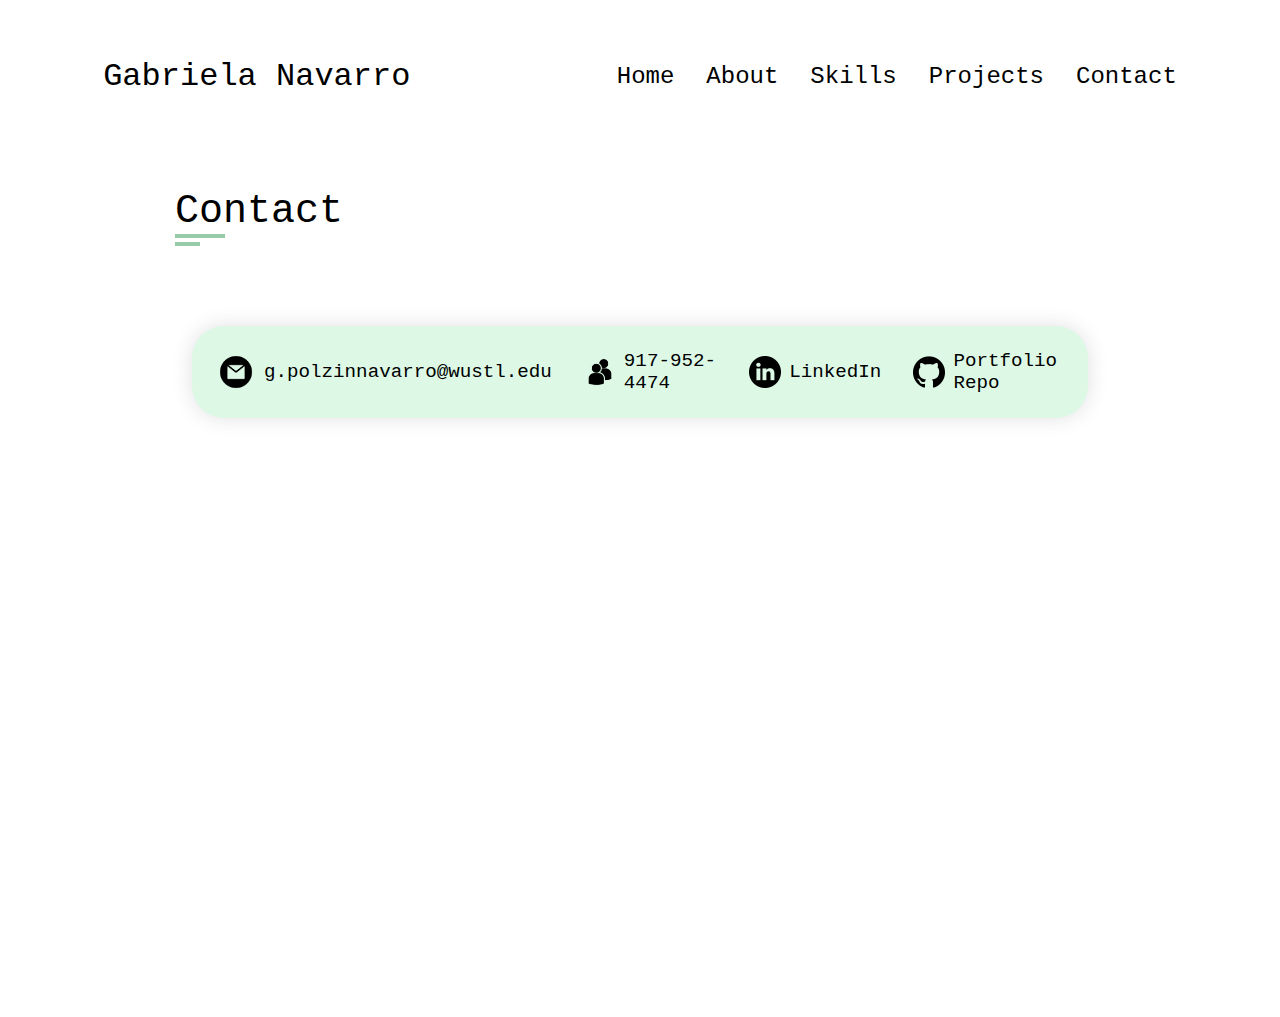
<file: contact.html>
<!DOCTYPE html>
<html lang="en">
    <head>
        <meta charset="UTF-8">
        <meta name="viewport" content="width=device-width, initial-scale=1.0">
        <title>Gabriela Navarro Portfolio</title>
        <link rel="stylesheet" href="style/style.css">
        <link rel="stylesheet" href="style/mediaqueries.css">
        <script src="script.js"></script>
    </head>
<body>
    <nav id="desktop-nav" class="desktop-nav">
        <div class="logo">Gabriela Navarro</div>
        <div>
            <ul class="nav-links">
                <li><a href="index.html">Home</a></li>
                <li><a href="about.html">About</a></li>
                <li><a href="skills.html">Skills</a></li>
                <li><a href="projects.html">Projects</a></li>
                <li><a href="contact.html">Contact</a></li>
            </ul>
        </div>
    </nav>
    <nav id="hamburger-nav">
        <div class="logo">Gabriela Navarro</div>
        <div class="hamburger-menu">
            <div class="hamburger-icon" onclick="toggleMenu()">
                <span></span>
                <span></span>
                <span></span>
            </div>
            <div class="menu-links">
                <li><a href="index.html" onclick="toggleMenu()">Home</a></li>
                <li><a href="about.html" onclick="toggleMenu()">About</a></li>
                <li><a href="projects.html" onclick="toggleMenu()">Projects</a></li>
                <li><a href="contact.html" onclick="toggleMenu()">Contact</a></li>
            </div>
        </div>
    </nav>
    <section class="about section">
        <div class="row">
            <div class="section-title">
                <h2>Contact</h2>
            </div>
        </div>
        <div class="contact-info-upper-container shadow-dark">
            <div class="contact-info-container">
                <img 
                    src="assets/email.png" 
                    alt="Email Icon" 
                    class="icon contact-icon email-icon"
                >
                <p><a href="mailto:g.polzinnavarro@wustl.edu">g.polzinnavarro@wustl.edu</a></p>
            </div>
            <div class="contact-info-container">
                <img 
                    src="assets/education.png" 
                    alt="LinkedIn Icon" 
                    class="icon contact-icon"
                >
                <p><a>917-952-4474</a></p>
            </div>
            <div class="contact-info-container">
                <img 
                    src="assets/linkedin.png" 
                    alt="Arrow Icon" 
                    class="icon contact-icon"
                >
                <p><a href='https://www.linkedin.com/in/gabriela-vanessa-polzin-navarro-51335226a/'>LinkedIn</a></p>
            </div>
            <div class="contact-info-container">
                <img 
                    src="assets/github.png" 
                    alt="Github Icon" 
                    class="icon contact-icon"
                >
                <p><a href="https://github.com/gvnpolzin/portfolio">Portfolio Repo</a></p>
            </div>
        </div>
    </section>
        
</body>
</html>
</file>
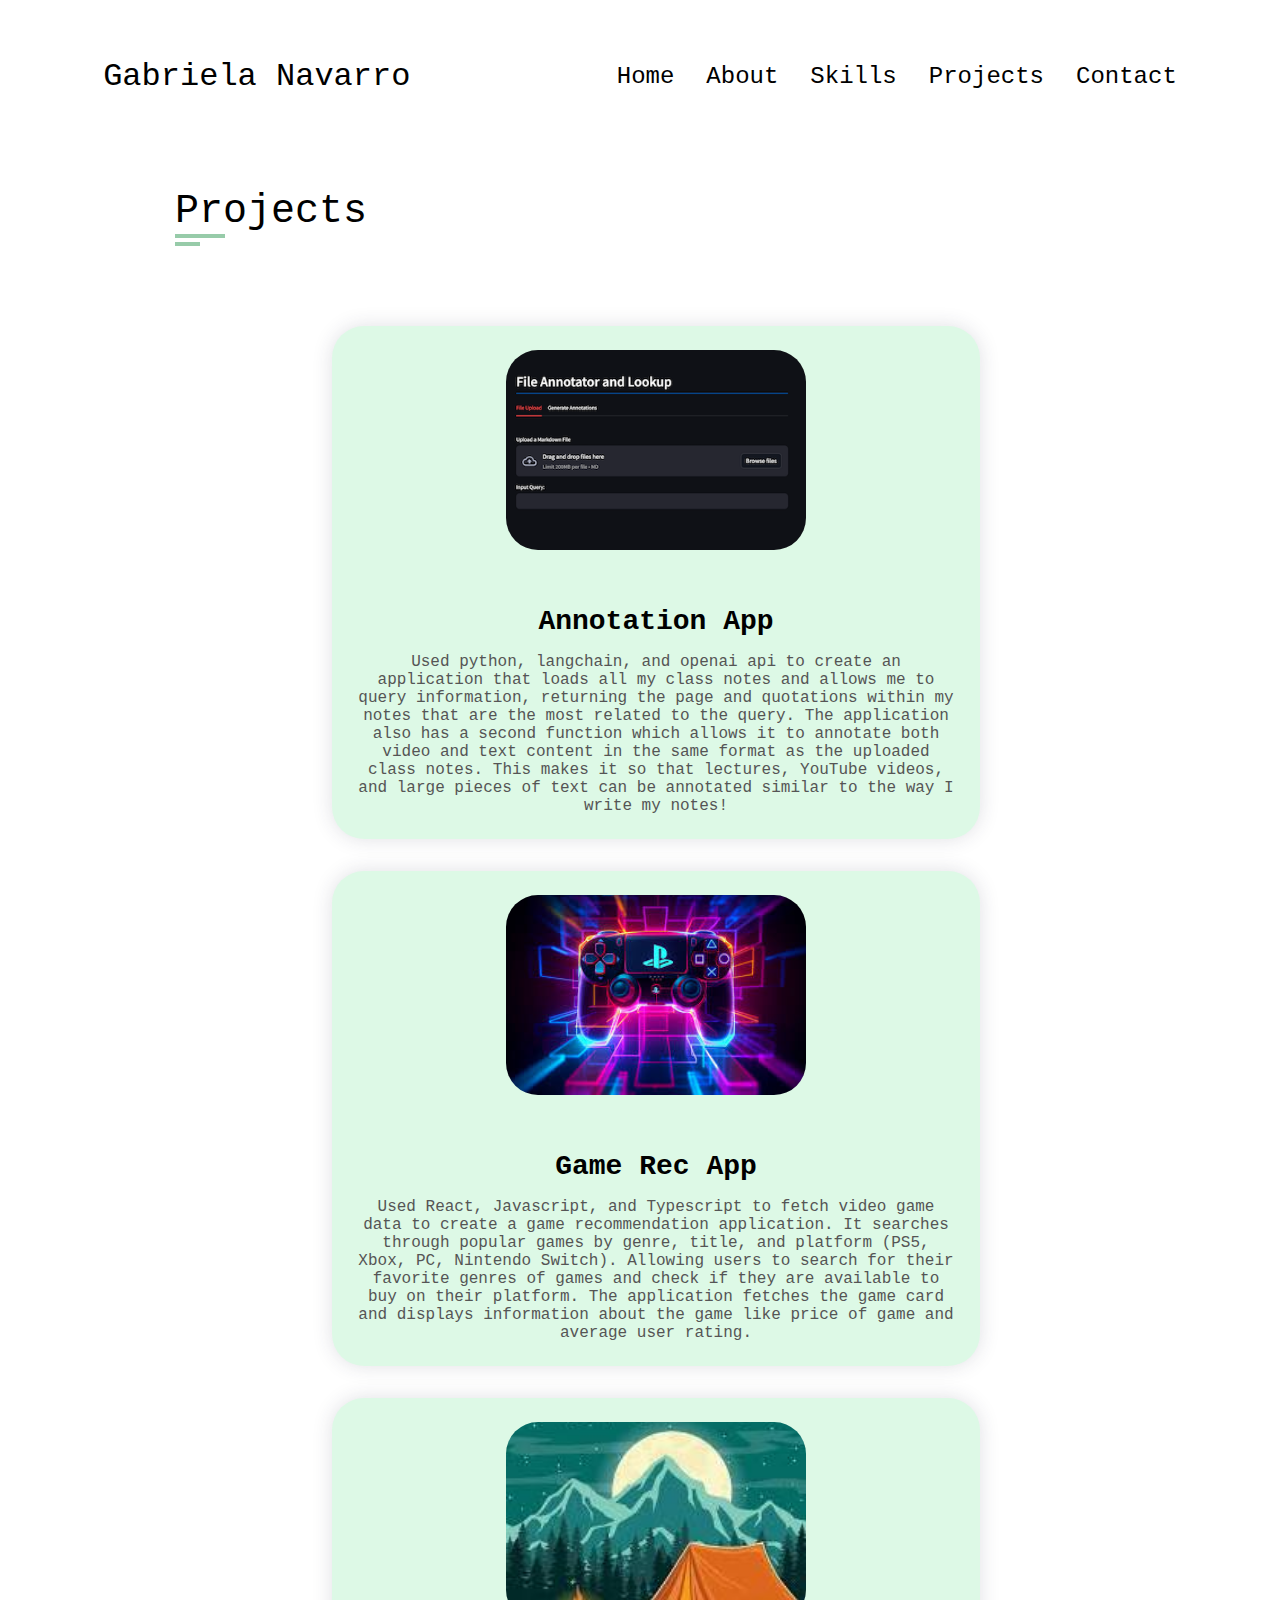
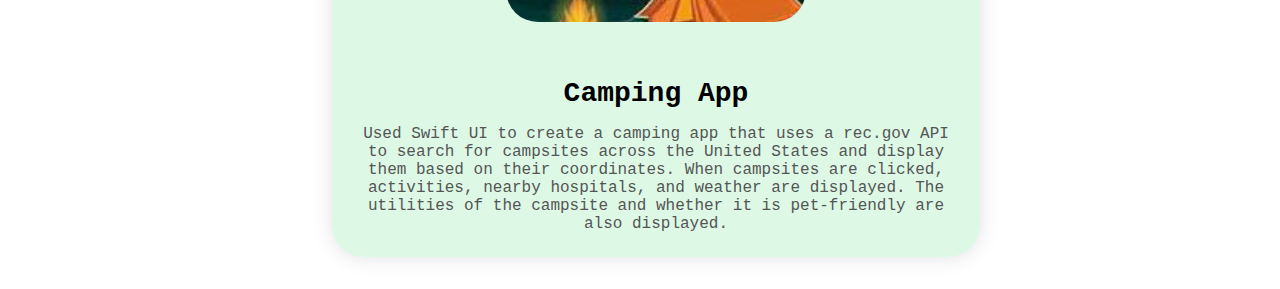
<file: projects.html>
<!DOCTYPE html>
<html lang="en">
  <head>
    <meta charset="UTF-8" />
    <meta name="viewport" content="width=device-width, initial-scale=1.0" />
    <title>Gabriela Navarro Portfolio</title>
    <link rel="stylesheet" href="style/style.css" />
    <link rel="stylesheet" href="style/mediaqueries.css" />
    <script src="script.js"></script>
  </head>
  <body>
    <nav id="desktop-nav" class="desktop-nav">
      <div class="logo">Gabriela Navarro</div>
      <div>
        <ul class="nav-links">
          <li><a href="index.html">Home</a></li>
          <li><a href="about.html">About</a></li>
          <li><a href="skills.html">Skills</a></li>
          <li><a href="projects.html">Projects</a></li>
          <li><a href="contact.html">Contact</a></li>
        </ul>
      </div>
    </nav>
    <nav id="hamburger-nav">
      <div class="logo">Gabriela Navarro</div>
      <div class="hamburger-menu">
        <div class="hamburger-icon" onclick="toggleMenu()">
          <span></span>
          <span></span>
          <span></span>
        </div>
        <div class="menu-links">
          <li><a href="index.html" onclick="toggleMenu()">Home</a></li>
          <li><a href="about.html" onclick="toggleMenu()">About</a></li>
          <li><a href="projects.html" onclick="toggleMenu()">Projects</a></li>
          <li><a href="contact.html" onclick="toggleMenu()">Contact</a></li>
        </div>
      </div>
    </nav>
    <section class="about section">
      <div class="row">
        <div class="section-title">
          <h2>Projects</h2>
        </div>
      </div>
      <div class="experience-details-container">
        <div class="about-container">
            <div class="details-container color-container shadow-dark">
                <div class="article-container">
                    <img
                        src="assets/project_1.png"
                        alt="Project 1"
                        class="project-img"
                    />
                    <div class="project-content">
                        <h2 class="experience-sub-title project-title">Annotation App</h2>
                        <p>Used python, langchain, and openai api to create an application that loads all my class notes and allows me to query information, returning the page and quotations within my notes that are the most related to the query. The application also has a second function which allows it to annotate both video and text content in the same format as the uploaded class notes. This makes it so that lectures, YouTube videos, and large pieces of text can be annotated similar to the way I write my notes!</p>
                    </div>
                </div>
            </div>
            <div class="details-container color-container shadow-dark">
                <div class="article-container">
                    <img
                        src="assets/gaming.jpg"
                        alt="Project 2"
                        class="project-img"
                    />
                    <div class="project-content">
                        <h2 class="experience-sub-title project-title">Game Rec App</h2>
                        <p>Used React, Javascript, and Typescript to fetch video game data to create a game recommendation application. It searches through popular games by genre, title, and platform (PS5, Xbox, PC, Nintendo Switch). Allowing users to search for their favorite genres of games and check if they are available to buy on their platform. The application fetches the game card and displays information about the game like price of game and average user rating.</p>
                    </div>
                </div>
            </div>
            <div class="details-container color-container shadow-dark">
                <div class="article-container">
                    <img
                        src="assets/camping.jpg"
                        alt="Project 3"
                        class="project-img"
                    />
                    <div class="project-content">
                        <h2 class="experience-sub-title project-title">Camping App</h2>
                        <p>Used Swift UI to create a camping app that uses a rec.gov API to search for campsites across the United States and display them based on their coordinates. When campsites are clicked, activities, nearby hospitals, and weather are displayed. The utilities of the campsite and whether it is pet-friendly are also displayed.</p>
                    </div>
                </div>
            </div>
          </div>
        </div>
    </div>    
    </section>
  </body>
</html>
</file>
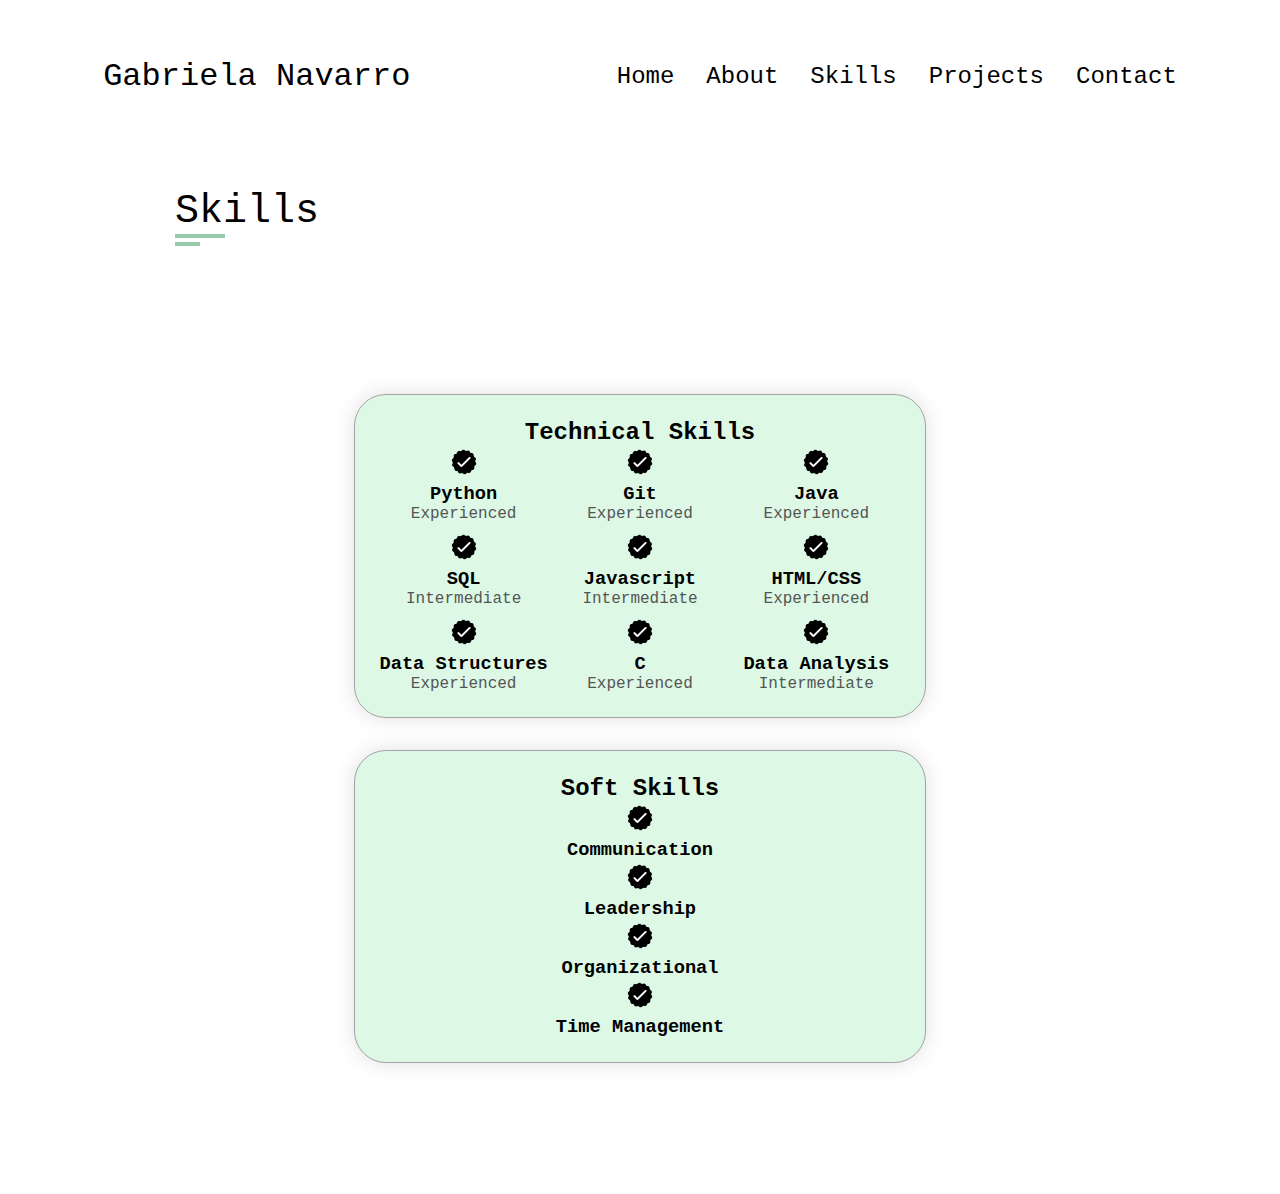
<file: skills.html>
<!DOCTYPE html>
<html lang="en">
    <head>
        <meta charset="UTF-8">
        <meta name="viewport" content="width=device-width, initial-scale=1.0">
        <title>Gabriela Navarro Portfolio</title>
        <link rel="stylesheet" href="style/style.css">
        <link rel="stylesheet" href="style/mediaqueries.css">
        <script src="script.js"></script>
    </head>
<body>
    <nav id="desktop-nav" class="desktop-nav">
        <div class="logo">Gabriela Navarro</div>
        <div>
            <ul class="nav-links">
                <li><a href="index.html">Home</a></li>
                <li><a href="about.html">About</a></li>
                <li><a href="skills.html">Skills</a></li>
                <li><a href="projects.html">Projects</a></li>
                <li><a href="contact.html">Contact</a></li>
            </ul>
        </div>
    </nav>
    <nav id="hamburger-nav">
        <div class="logo">Gabriela Navarro</div>
        <div class="hamburger-menu">
            <div class="hamburger-icon" onclick="toggleMenu()">
                <span></span>
                <span></span>
                <span></span>
            </div>
            <div class="menu-links">
                <li><a href="index.html" onclick="toggleMenu()">Home</a></li>
                <li><a href="about.html" onclick="toggleMenu()">About</a></li>
                <li><a href="projects.html" onclick="toggleMenu()">Projects</a></li>
                <li><a href="contact.html" onclick="toggleMenu()">Contact</a></li>
            </div>
        </div>
    </nav>
    <section class="about section">
        <div class="row">
            <div class="section-title">
                <h2>Skills</h2>
            </div>
        </div>
        <div class="experience-details-container2">
            <div class="about-container2">
                <div class="details-container2 shadow-dark">
                    <h2 class="experience-subtitle">Technical Skills</h2>
                    <div class="article2">
                        <article>
                            <img src="./assets/checkmark.png" alt="Experience Icon" class="icon">
                            <div>
                                <h3>Python</h3>
                                <p>Experienced</p>
                            </div>
                        </article>
                        <article>
                            <img src="./assets/checkmark.png" alt="Experience Icon" class="icon">
                            <div>
                                <h3>Git</h3>
                                <p>Experienced</p>
                            </div>
                        </article>
                        <article>
                            <img src="./assets/checkmark.png" alt="Experience Icon" class="icon">
                            <div>
                                <h3>Java</h3>
                                <p>Experienced</p>
                            </div>
                        </article>
                        <article>
                            <img src="./assets/checkmark.png" alt="Experience Icon" class="icon">
                            <div>
                                <h3>SQL</h3>
                                <p>Intermediate</p>
                            </div>
                        </article>
                        <article>
                            <img src="./assets/checkmark.png" alt="Experience Icon" class="icon">
                            <div>
                                <h3>Javascript</h3>
                                <p>Intermediate</p>
                            </div>
                        </article>
                        <article>
                            <img src="./assets/checkmark.png" alt="Experience Icon" class="icon">
                            <div>
                                <h3>HTML/CSS</h3>
                                <p>Experienced</p>
                            </div>
                        </article>
                        <article>
                            <img src="./assets/checkmark.png" alt="Experience Icon" class="icon">
                            <div>
                                <h3>Data Structures</h3>
                                <p>Experienced</p>
                            </div>
                        </article>
                        <article>
                            <img src="./assets/checkmark.png" alt="Experience Icon" class="icon">
                            <div>
                                <h3>C</h3>
                                <p>Experienced</p>
                            </div>
                        </article>
                        <article>
                            <img src="./assets/checkmark.png" alt="Experience Icon" class="icon">
                            <div>
                                <h3>Data Analysis</h3>
                                <p>Intermediate</p>
                            </div>
                        </article>
                    </div>
                </div>
                <div class="details-container2 shadow-dark">
                    <h2 class="experience-subtitle">Soft Skills</h2>
                    <div class="article-container2">
                        <article>
                            <img src="./assets/checkmark.png" alt="Experience Icon" class="icon">
                            <div>
                                <h3>Communication</h3>
                                <p></p>
                            </div>
                        </article>
                        <article>
                            <img src="./assets/checkmark.png" alt="Experience Icon" class="icon">
                            <div>
                                <h3>Leadership</h3>
                                <p></p>
                            </div>
                        </article>
                        <article>
                            <img src="./assets/checkmark.png" alt="Experience Icon" class="icon">
                            <div>
                                <h3>Organizational</h3>
                                <p></p>
                            </div>
                        </article>
                        <article>
                            <img src="./assets/checkmark.png" alt="Experience Icon" class="icon">
                            <div>
                                <h3>Time Management</h3>
                                <p></p>
                            </div>
                        </article>
                    </div>
                </div>
            </div>
    </section>
</body>
</html>
</file>
<file: style/style.css>
* {
    margin: 0;
    padding: 0;
}


body {
    font-family: 'Courier New', Courier, monospace;
}

html {
    scroll-behavior: smooth;
}

p {
    color: rgb(85, 85, 85);
    font-family: 'Courier New', Courier, monospace
}

nav, .nav-links {
    display: flex;
    z-index:1000;
    background-color: white;
}

nav {
    justify-content: space-around;
    align-items: center;
    height: 17vh; /* view height */
}

.nav-links {
    gap: 2rem; 
    list-style: none;
    font-size: 1.5rem 
}

a {
    color: black;
    text-decoration: none;
    text-decoration-color: white;
}

a:hover {
    color: #97cba9; ;
    text-decoration: underline; 
    text-underline-offset: 1rem;
    text-decoration-color: #97cba9; ;
}

.logo {
    font-size: 2rem;
}

.logo:hover {
    cursor: default;
}

#hamburger-nav {
    display: none;
}

.hamburger-menu {
    position: relative;
    display: inline-block
}

.hamburger-icon {
    display: flex;
    flex-direction: column;
    justify-content: space-between;
    height: 24px;
    width: 30px;
    cursor: pointer;
}

.hamburger-icon span {
    width: 100%;
    height: 2px;
    background-color: black;
    transition: all 0.3 ease-in-out;
}

.menu-links {
    position: absolute;
    top: 100%;
    right: 0;
    background-color: white;
    width: fit-content;
    max-height: 0;
    overflow: hidden;
    transition: all 0.3 ease-in-out;
}

.menu-links a {
    display: block;
    padding: 10px;
    text-align: center;
    font-size: 1.5rem;
    color: black;
    text-decoration: none;
    transition: all 0.3 ease-in-out
}

.menu-links li {
    list-style: none; /* Removes bullet point list style */
}

.menu-links.open {
    max-height: 300px;
}

.hamburger-icon.open span:first-child {
    transform: rotate(45deg) translate(10px, 5px);
}
.hamburger-icon.open span:nth-child(2) {
    opacity: 0;
}
.hamburger-icon.open span:last-child {
    transform: rotate(-45deg) translate(10px, -5px);
}
.hamburger-icon span:first-child {
    transform: none;
}
.hamburger-icon span:first-child {
    opacity: 1;
}
.hamburger-icon span:first-child {
    transform: none;
}

/* Sections */
section {
    padding-top: 4vh;
    height: 96vh;
    margin: 0 10rem;
    box-sizing: border-box;
    min-height: fit-content
}

.section-container {
    display: flex;
}
/* Skill Section */
.article2 {
    display: grid;
    grid-template-columns: repeat(3, 1fr);
    gap: 0.5rem;
    width: 100%; /* Ensures it takes the full width of the container */
}
.details-container2 {
    padding: 1.5rem;
    flex: 1;
    background: white;
    background-color: #ddf9e6;
    border-radius: 2rem;
    border: rgb(53,53,53) 0.1rem solid;
    border-color: rgb(163,163,163);
    text-align: center;
    max-width: 100rem; /* Increase this value to make the container wider */
    width: 100%;
    box-sizing: border-box; /* Include padding and border in the element's total width and height */
    margin: 0 auto;
    margin-bottom: 2rem;
}
.experience-details-container2 {
    display: flex;
    flex-direction: row;
    gap: 2.5rem;
    justify-content: center; /* Center horizontally */
    align-items: center; /* Center vertically */
    min-height: 100vh; /* Ensure the parent container takes the full viewport height */
    box-sizing: border-box;
}

/* Profile Section */

#profile {
    display: flex;
    justify-content: center;
    gap: 5rem; 
    height: 80vh;
}

.profile-pic-container {
    display: flex;
    height: 250px;
    width: 250px;
    margin: auto 0;
}

.section-text {
    align-self: center;
    text-align: center;
}

.section-text p {
    font-weight: 600;
}

.section-text-p1 {
    text-align: center;
}

.section-text-p2 {
    font-size: 1.75rem;
    margin-bottom: 1rem;
}

#socials-container {
    display: flex;
    justify-content: center;
    margin-top: 1rem;
    gap: 1rem;
}

.icon {
    cursor: pointer;
    height: 2rem;
}

.button-container {
    display: flex;
    justify-content: center;
    gap: 1rem;

}

.btn {
    font-family: 'Courier New', Courier, monospace;
    font-weight: 600;
    transition: all 300ms ease;
    padding: 1rem;
    width: 8rem;
    border-radius: 2rem;
}

.btn-color-2 {
    border: #97cba9 0.1rem solid;
}

.btn-color-1{
    border: rgb(255,255,255) 0.1rem solid;
}

.btn-color-1:hover, 
.btn-color-2:hover {
    cursor: pointer;
}

.btn-color-1 {
    background: #97cba9; 
}

.btn-color-2:hover {
    background: #729980;
    color: white;
}

.btn-color-1:hover {
    background: #729980; 
}

.btn-color-2 {
    background: none;
}

.btn-color-2:hover {
    border: rgb(255,255,255) 0.1rem solid;
}

.btn-container {
    gap: 1rem;
}

/*ABOUT SECTION*/
.title {
    font-family: 'Courier New', Courier, monospace;
    font-size: 3rem;
    text-align: center;
}

#about {
    position: relative;
}

.about-container {
    gap: 2rem;
    margin-bottom: 2rem;
    margin-top: 2rem;
    margin-right: 2rem;
}

.about-details-container {
    justify-content: center;
    flex-direction: column; 
}

.about-container, .about-details-container {
    display: flex;
}

.about-pic {
    border-radius: 3rem;
}

.arrow {
    position: absolute;
    right: -5rem;
    bottom: 2.5rem;
}

.details-container {
    padding: 1.5rem;
    flex: 1;
    margin-left: 2rem;
    background-color:#ddf9e6;;
    border-radius: 2rem;
    text-align: center;
}

.section-container {
    gap:4rem;
    height:80%;
}

/*EXPERIENCE*/

#experience {
    position: relative;
}

.experience-sub-title {
    color: rgb(85,85,85);
    font-weight: 600;
    font-size: 1.75rem;
    margin-bottom: 2rem;
}

.experience-details-container  {
    display: flex;
    justify-content: center;
    flex-direction: column;
}

.article-container {
    display: flex;
    text-align: initial;
    flex-wrap: wrap;
    flex-direction: row;
    gap: 2.5rem;
    justify-content: space-around;
}

.article {
    display: flex;
    width: 10rem;
    justify-content: space-around;
    gap: 0.5rem;
}

article .icon {
    cursor: default;
}

/*PROJECT SECTION*/

#projects {
    position: relative;
}

.color-container {
    background-color: #ddf9e6;
}

.project-img {
    width: 100%; 
    max-width: 300px; 
    height: 200px; 
    object-fit: cover; 
    border-radius: 2rem;
}

.article-container {
    display: flex;
    flex-direction: column;
    align-items: center;
}

.project-content {
    text-align: center;
    width: 100%;
    max-width: 700px; 
}

.project-title {
    margin: 1rem;
    color: black;
    text-align: center; 
}

.project-btn {
    color: black;
    border-color: rgb(70, 62, 62);
}


/*CONTACT SECTION*/

#contact {
    display: flex;
    justify-content: center;
    flex-direction: column;
    height: 70vh;
}

.contact-info-upper-container {
    display: flex;
    justify-content: center;
    border-radius: 2rem;
    background-color:#ddf9e6;
    margin: 2rem;
    padding: 0.5rem;
}

.contact-info-container {
    display: flex;
    align-items: center;
    justify-content: center;
    gap: 0.5rem;
    margin: 1rem;
}

.contact-info-container p {
    font-size: larger;
}

.contact-icon {
    cursor: default;
}

.email-icon {
    height: 2.5rem;
}

/*FOOTER SECTION*/

footer {
    height: 26vh;
    margin: 0 1rem;
}

footer p {
    text-align: center;
}

/*About*/
.row {
    display: flex; 
}

.section-title {
    flex: 0 0 100%;
    max-width: 100%;
    padding-left: 15px;
    padding-right: 15px;
    margin-bottom: 60px;
}

.section-title h2 {
    font-size: 40px;
    color: var(--text-black-900);
    font-weight: 400;
    position: relative;
}

.section-title h2::before{
    content: '';
    height: 4px;
    width: 50px;
    background-color: #97cba9;
    position: absolute;
    top: 100%;
    left: 0;
}

.section-title h2::after{
    content: '';
    height: 4px;
    width: 25px;
    background-color: #97cba9;
    position: absolute;
    top: 100%;
    left: 0;
    margin-top: 8px
}

.padding {
    padding-left: 15px;
    padding-right: 15px;
}

.about .about-content {
    flex: 0 0 100%;
    max-width: 100%;
    gap: 1rem;
}

.about .about-content .about-text {
    flex: 0 0 100%;
    max-width: 100%;
}

.about .about-content .about-text h3 {
    font-size: 24px;
    margin-bottom: 15px;
    font-weight: 400px;
    color: black;
}

.about .about-content .about-text h3 span {
    color:#97cba9;
}

.about .about-content .about-text p {
    font-size: 15px;
    line-height: 25px;
    color: var(--text-black-700)
}

.about .about-content .education, .about .about-content .experience {
    flex: 0 0 50%;
    max-width: 50%;
    margin-top: 30px;
}

.about .about-content h3.tit {
    font-size: 24px;
    margin-bottom: 30px;
    font-weight: 400;
    color: black;
}

.about .about-content .timeline-box {
    flex: 0 0 50%;
    max-width: 100%;
}

.about .about-content .timeline {
    background-color:#ddf9e6;
    padding: 30px 15px;
    border: 1px solid var(--bg-black-50);
    border-radius: 10px;
    width: 140%;
    position: relative;
    margin-bottom: 1rem;
}

.about .about-content .timeline .timeline-time {
    position: relative;
    padding-left: 37px;
    padding-bottom: 20px;
}

.about .about-content .timeline .timeline-time:last-child {
    padding-bottom: 0;
}

.inline-img {
    vertical-align: middle;
    width: 20px; 
    height: 20px; 
    margin-left: 5px; 
}

.shadow-dark {
    box-shadow: 0 0 20px rgba(48,46, 77, 0.15)
}

.about .about-content .timeline::before {
    content: '';
    width: 1px;
    position: absolute;
    height: 100%;
    left: 17px; 
    top: 0;
    background-color: #97cba9;
}

.about .about-content .timeline .circle-dot {
    position: absolute;
    left: -4px; 
    top: 10px; 
    height: 15px;
    width: 15px;
    border-radius: 50%;
    background-color: #729980;
    z-index: 1; 
}

/* Transitions */
a, .btn {
    transition: all 300ms ease;
}
</file>
<file: style/mediaqueries.css>
@media screen and (max-width: 1500px) {
    /* when screen size less than 1200px then disappear desktop nav */
    #profile {
        height: 83vh;
        margin-bottom: 6rem;
    }

    .about-container {
        flex-wrap: wrap;
    }
}

@media screen and (max-width: 1200px) {
    /* when screen size less than 1200px then disappear desktop nav */
    #desktop-nav {
        display: none;
    }
    #hamburger-nav {
        display: flex;
    }

    .menu-links li a:hover {
        color: #97cba9; ;
        text-decoration: underline; 
        text-underline-offset: 1rem;
        text-decoration-color: #97cba9; ;
    }
    
    #experience, .experience-details-container {
        margin-top: 2rem; 
    }

    #profile, .section-container {
        display: block;
    }
    
    section, .section-container {
        height: fit-content;
    }

    section {
        margin: 0 5%;
    }

    .profile-pic-container  {
        width: 275px;
        height: 275px;
        margin: 0 auto 2rem;
    }

    .about-container {
        margin-top: 0;
    }
}

@media screen and (max-width: 1500px) {
    .experience-details-container .about-container {
        display: flex;
        flex-direction: column;
        width: 100%;
        align-items: center;
    }

    .details-container {
        max-width: 600px;
    }
}

@media screen and (max-width: 600px) {
   #contact, footer {
    height: 40vh;
   }

   #profile {
    height: 83vh;
    margin-bottom: 0;
   }

   article {
    font-size: 1rem;
   }

   footer nav {
    height: fit-content;
    margin-bottom: 2rem;
   }

   .contact-info-container {
    margin: 0;
   }

   .about-container, .contact-info-upper-container, .button-container {
    flex-wrap: wrap;
   }
   .contact-info-container p, .nav-links li a{
    font-size: 1rem;
   }

   .experience-sub-title {
    font-size: 1.25rem;
   }

   .logo {
    font-size: 1.5rem;
   }

   .nav-links {
    flex-direction: column;
    gap: 0.5rem;
    text-align: center;
   }

   .profile-pic-container {
    width: auto;
    height: 46vw;
    justify-content: center;
   }

   .section-text-p2 {
    font-size: 1.25rem;
   }

   .title {
    font-size: 2rem;
   }

   .text-container {
    text-align: justify;
   }

   .about .about-content .education, .about .about-content .experience {
    flex: 0 0 100%;
    max-width: 100%;
    }  
    .row {
    flex-wrap: wrap;
    }
}
</file>
